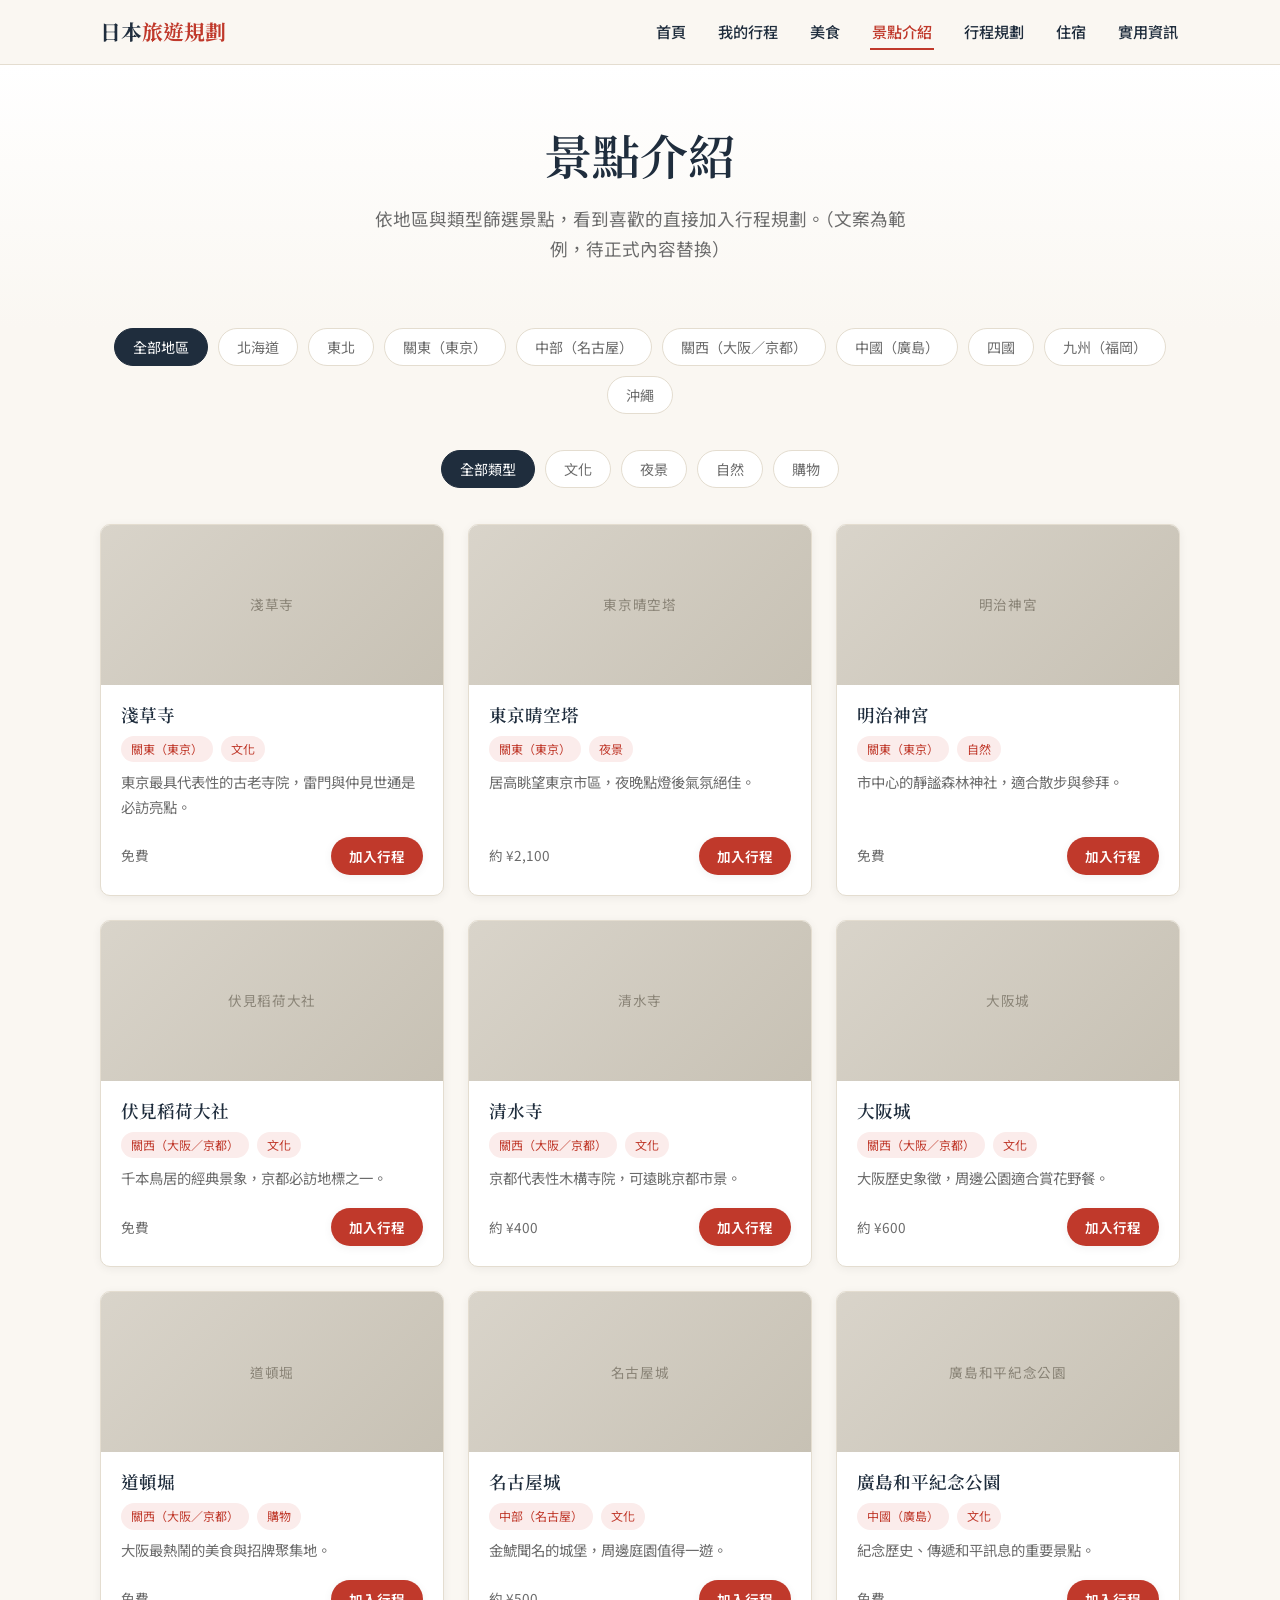
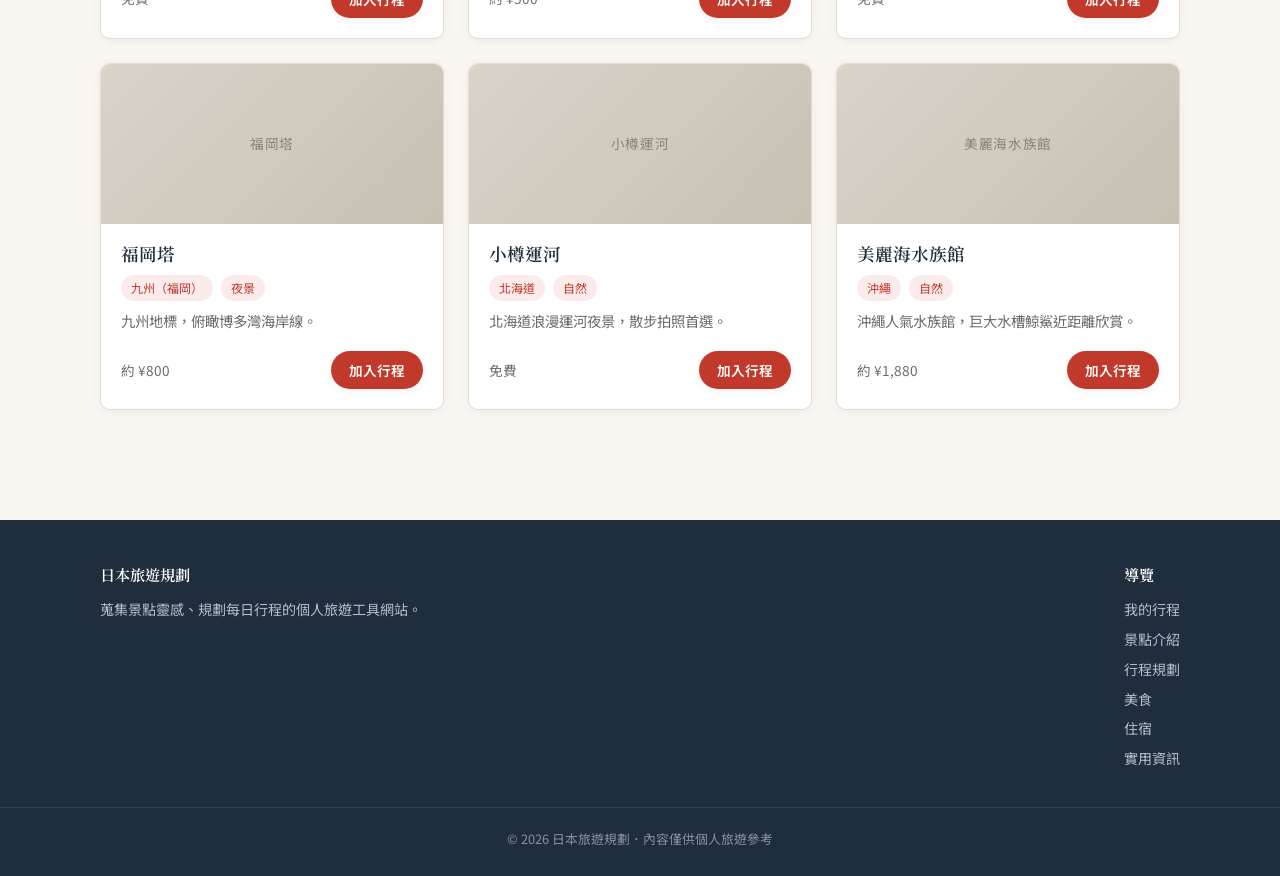
<file: attractions.html>
<!DOCTYPE html>
<html lang="zh-Hant">
<head>
<meta charset="UTF-8" />
<meta name="viewport" content="width=device-width, initial-scale=1.0" />
<title>景點介紹｜日本旅遊規劃</title>
<meta name="description" content="依地區與類型瀏覽日本熱門景點，一鍵加入行程規劃。" />
<link rel="preconnect" href="https://fonts.googleapis.com" />
<link href="https://fonts.googleapis.com/css2?family=Noto+Sans+TC:wght@400;500;700&family=Noto+Serif+TC:wght@600;700&display=swap" rel="stylesheet" />
<link rel="icon" href="images/favicon.svg" type="image/svg+xml" />
<link rel="stylesheet" href="css/style.css?v=20261120-35" />
</head>
<body data-page="attractions">

<header class="site-header">
  <div class="container">
    <a href="index.html" class="logo"><span>日本</span>旅遊規劃</a>
    <nav>
      <ul class="nav-links">
        <li><a href="index.html" data-page="home">首頁</a></li>
        <li><a href="my-trip.html" data-page="my-trip">我的行程</a></li>
        <li><a href="food.html" data-page="food">美食</a></li>
        <li><a href="attractions.html" data-page="attractions">景點介紹</a></li>
        <li><a href="planner.html" data-page="planner">行程規劃</a></li>
        <li><a href="lodging.html" data-page="lodging">住宿</a></li>
        <li><a href="info.html" data-page="info">實用資訊</a></li>
      </ul>
    </nav>
    <button class="nav-toggle" aria-label="開啟選單">
      <span></span><span></span><span></span>
    </button>
  </div>
</header>

<section class="hero" style="padding:56px 0 36px">
  <div class="container">
    <h1>景點介紹</h1>
    <p>依地區與類型篩選景點，看到喜歡的直接加入行程規劃。（文案為範例，待正式內容替換）</p>
  </div>
</section>

<section class="section" style="padding-top:0">
  <div class="container">
    <div class="filter-bar" id="region-filter">
      <button class="filter-chip active" data-region="all">全部地區</button>
    </div>
    <div class="filter-bar" id="category-filter">
      <button class="filter-chip active" data-category="all">全部類型</button>
    </div>
    <div class="card-grid" id="attraction-grid"></div>
    <p class="empty-state" id="empty-state" style="display:none">找不到符合條件的景點，試試其他篩選條件。</p>
  </div>
</section>

<footer class="site-footer">
  <div class="container">
    <div class="footer-col">
      <h4><span style="color:#fff">日本</span>旅遊規劃</h4>
      <p>蒐集景點靈感、規劃每日行程的個人旅遊工具網站。</p>
    </div>
    <div class="footer-col">
      <h4>導覽</h4>
      <a href="my-trip.html">我的行程</a>
      <a href="attractions.html">景點介紹</a>
      <a href="planner.html">行程規劃</a>
      <a href="food.html">美食</a>
      <a href="lodging.html">住宿</a>
      <a href="info.html">實用資訊</a>
    </div>
  </div>
  <div class="footer-bottom">
    © <span id="footer-year"></span> 日本旅遊規劃．內容僅供個人旅遊參考
  </div>
</footer>

<script src="js/data.js?v=20261120-35"></script>
<script src="js/main.js?v=20261120-35"></script>
<script>
  const grid = document.querySelector("#attraction-grid");
  const emptyState = document.querySelector("#empty-state");
  const regionFilterBar = document.querySelector("#region-filter");
  const categoryFilterBar = document.querySelector("#category-filter");

  let activeRegion = "all";
  let activeCategory = "all";

  Object.entries(REGIONS).forEach(([key, r]) => {
    const btn = document.createElement("button");
    btn.className = "filter-chip";
    btn.dataset.region = key;
    btn.textContent = r.name;
    regionFilterBar.appendChild(btn);
  });

  const categories = [...new Set(ATTRACTIONS.map((a) => a.category))];
  categories.forEach((c) => {
    const btn = document.createElement("button");
    btn.className = "filter-chip";
    btn.dataset.category = c;
    btn.textContent = c;
    categoryFilterBar.appendChild(btn);
  });

  function setActiveChip(bar, value, attr) {
    bar.querySelectorAll(".filter-chip").forEach((chip) => {
      chip.classList.toggle("active", chip.dataset[attr] === value);
    });
  }

  regionFilterBar.addEventListener("click", (e) => {
    const btn = e.target.closest(".filter-chip");
    if (!btn) return;
    activeRegion = btn.dataset.region;
    setActiveChip(regionFilterBar, activeRegion, "region");
    render();
  });

  categoryFilterBar.addEventListener("click", (e) => {
    const btn = e.target.closest(".filter-chip");
    if (!btn) return;
    activeCategory = btn.dataset.category;
    setActiveChip(categoryFilterBar, activeCategory, "category");
    render();
  });

  function addToPlanner(id) {
    const pending = JSON.parse(localStorage.getItem("jt_pending") || "[]");
    if (!pending.includes(id)) pending.push(id);
    localStorage.setItem("jt_pending", JSON.stringify(pending));
    showToast("已加入待規劃清單，前往「行程規劃」加入天數吧！");
  }

  function render() {
    const filtered = ATTRACTIONS.filter((a) => {
      const regionOk = activeRegion === "all" || a.region === activeRegion;
      const categoryOk = activeCategory === "all" || a.category === activeCategory;
      return regionOk && categoryOk;
    });

    grid.innerHTML = "";
    emptyState.style.display = filtered.length ? "none" : "block";

    filtered.forEach((item) => {
      const card = document.createElement("div");
      card.className = "card";
      card.innerHTML = `
        <div class="placeholder-img" data-label="${item.name}" style="height:160px"></div>
        <div class="card-body">
          <h3>${item.name}</h3>
          <div class="card-meta"><span class="tag">${REGIONS[item.region].name}</span><span class="tag">${item.category}</span></div>
          <p class="card-desc">${item.desc}</p>
          <div class="card-foot">
            <span class="card-cost">${item.cost ? "約 ¥" + item.cost.toLocaleString() : "免費"}</span>
            <button class="btn btn-primary btn-small" data-add="${item.id}">加入行程</button>
          </div>
        </div>`;
      grid.appendChild(card);
    });
  }

  grid.addEventListener("click", (e) => {
    const btn = e.target.closest("[data-add]");
    if (!btn) return;
    addToPlanner(btn.dataset.add);
  });

  render();
</script>
</body>
</html>
</file>
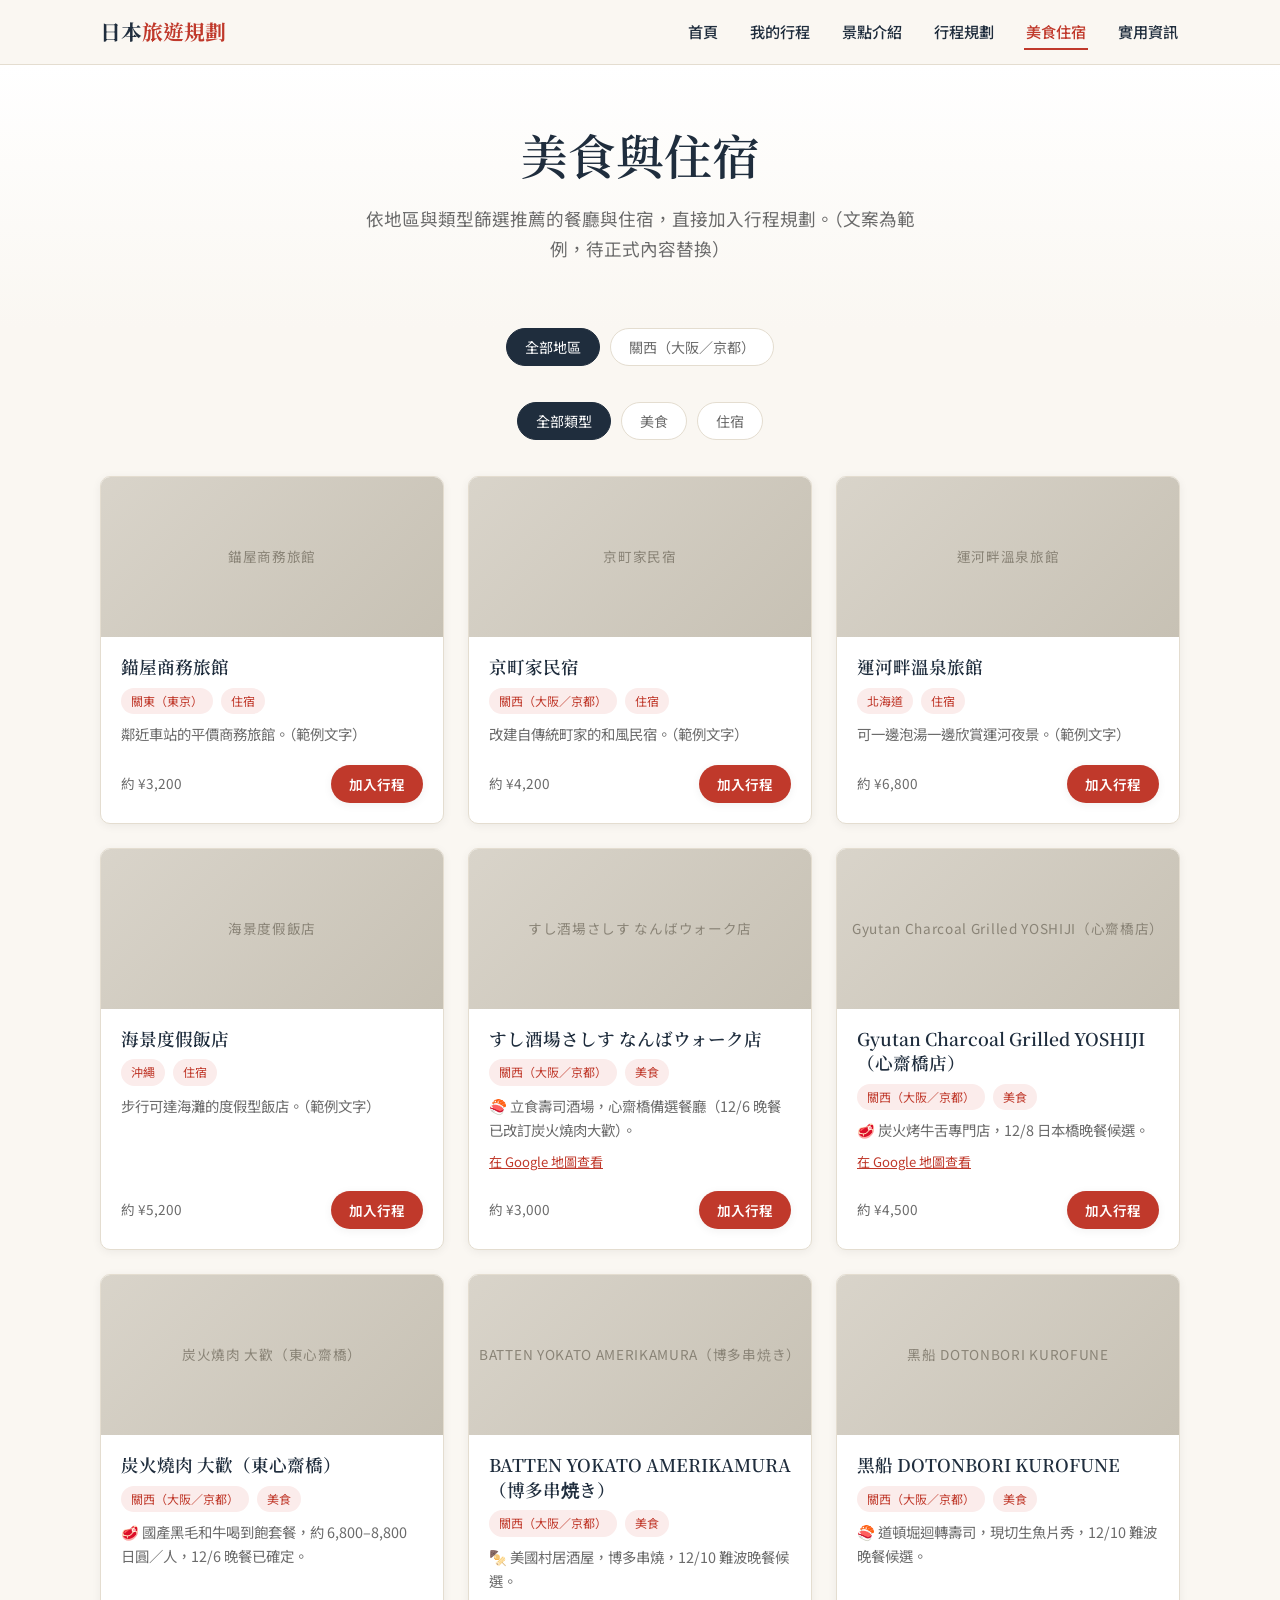
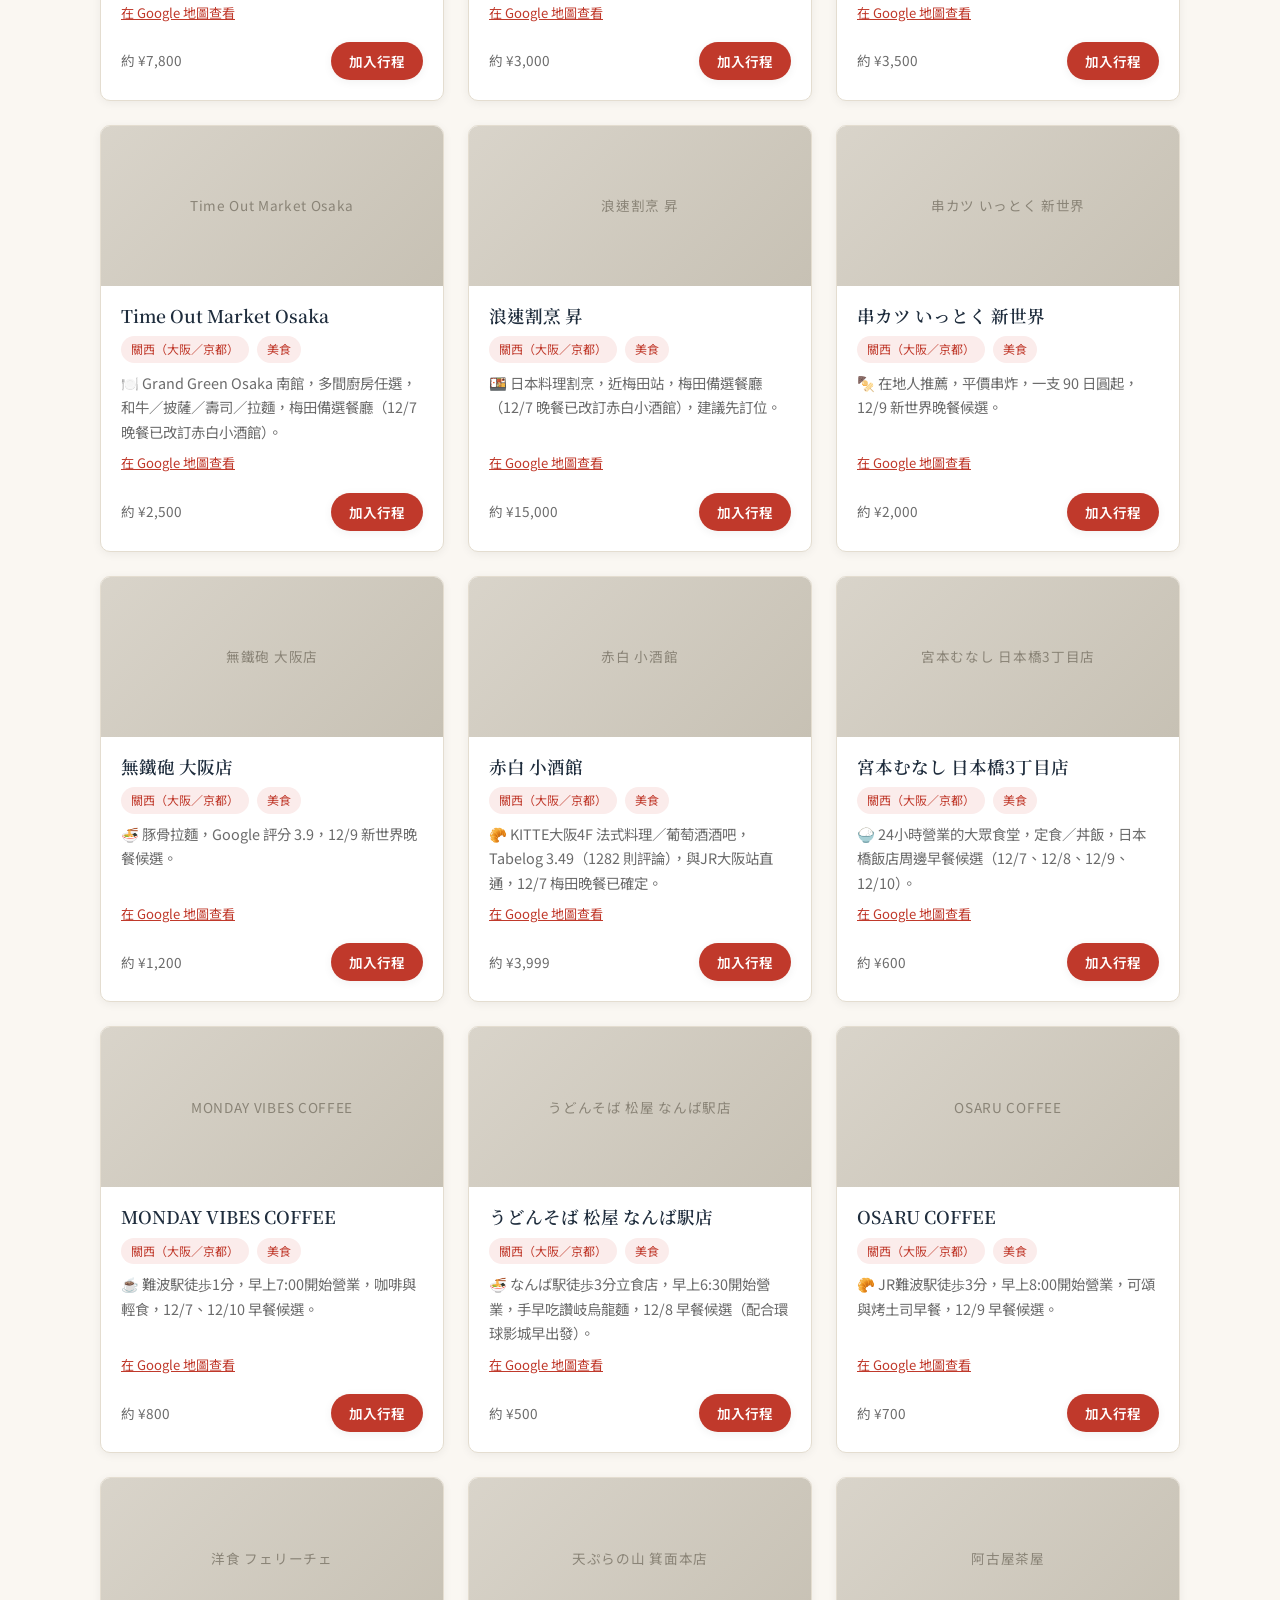
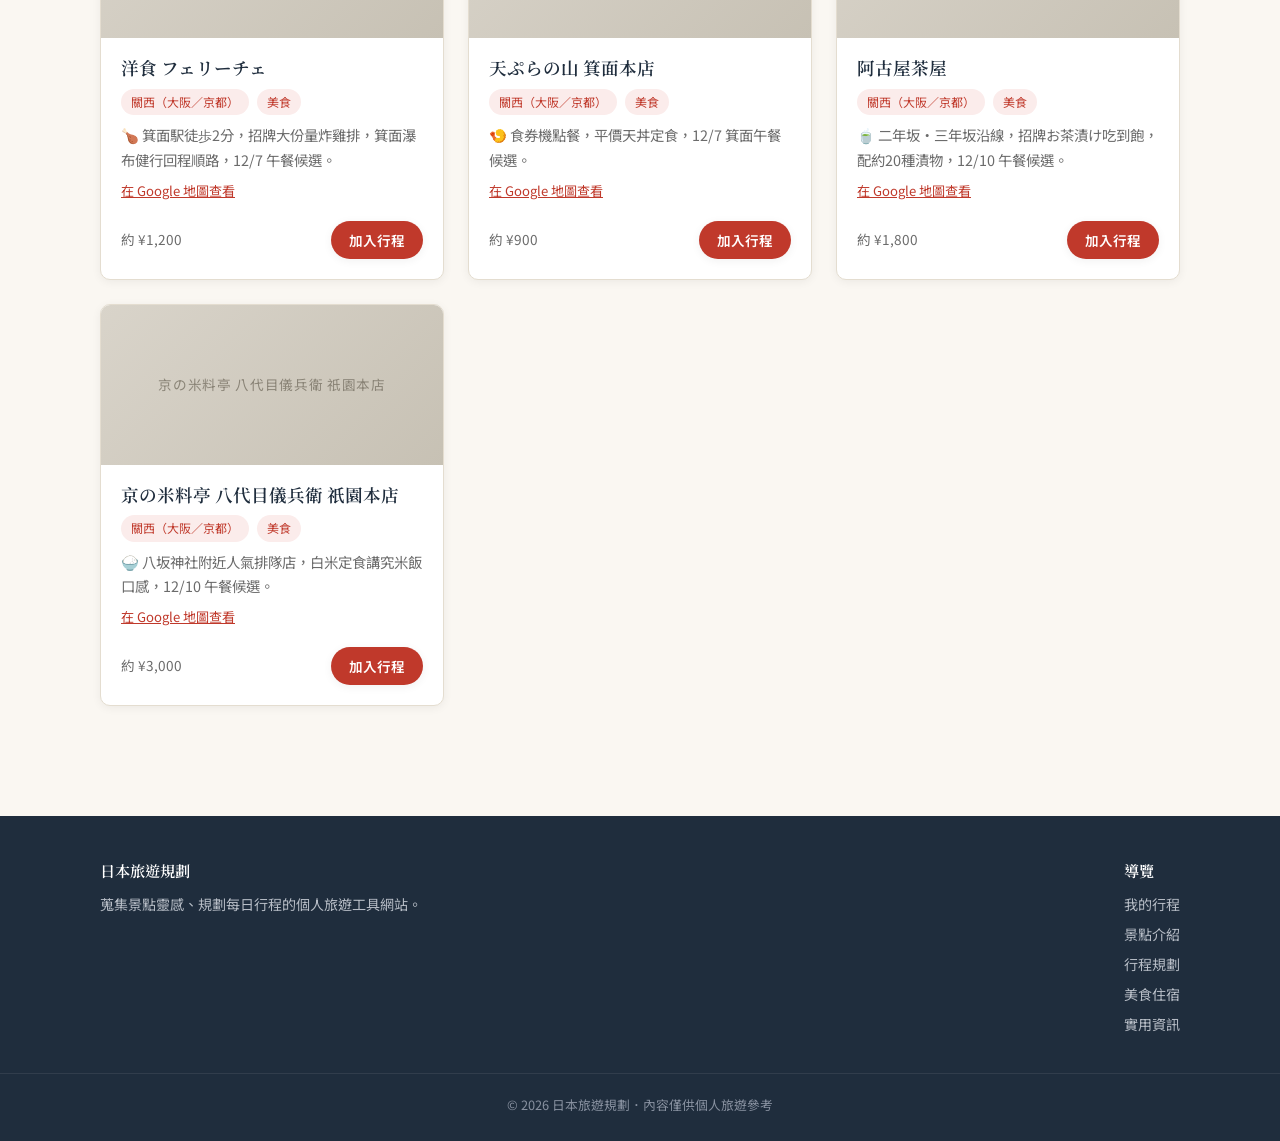
<file: food-lodging.html>
<!DOCTYPE html>
<html lang="zh-Hant">
<head>
<meta charset="UTF-8" />
<meta name="viewport" content="width=device-width, initial-scale=1.0" />
<title>美食與住宿｜日本旅遊規劃</title>
<meta name="description" content="依地區與類型瀏覽推薦美食與住宿，一鍵加入行程規劃。" />
<link rel="preconnect" href="https://fonts.googleapis.com" />
<link href="https://fonts.googleapis.com/css2?family=Noto+Sans+TC:wght@400;500;700&family=Noto+Serif+TC:wght@600;700&display=swap" rel="stylesheet" />
<link rel="icon" href="images/favicon.svg" type="image/svg+xml" />
<link rel="stylesheet" href="css/style.css?v=20261119-20" />
</head>
<body data-page="food-lodging">

<header class="site-header">
  <div class="container">
    <a href="index.html" class="logo"><span>日本</span>旅遊規劃</a>
    <nav>
      <ul class="nav-links">
        <li><a href="index.html" data-page="home">首頁</a></li>
        <li><a href="my-trip.html" data-page="my-trip">我的行程</a></li>
        <li><a href="attractions.html" data-page="attractions">景點介紹</a></li>
        <li><a href="planner.html" data-page="planner">行程規劃</a></li>
        <li><a href="food-lodging.html" data-page="food-lodging">美食住宿</a></li>
        <li><a href="info.html" data-page="info">實用資訊</a></li>
      </ul>
    </nav>
    <button class="nav-toggle" aria-label="開啟選單">
      <span></span><span></span><span></span>
    </button>
  </div>
</header>

<section class="hero" style="padding:56px 0 36px">
  <div class="container">
    <h1>美食與住宿</h1>
    <p>依地區與類型篩選推薦的餐廳與住宿，直接加入行程規劃。（文案為範例，待正式內容替換）</p>
  </div>
</section>

<section class="section" style="padding-top:0">
  <div class="container">
    <div class="filter-bar" id="region-filter">
      <button class="filter-chip active" data-region="all">全部地區</button>
    </div>
    <div class="filter-bar" id="type-filter">
      <button class="filter-chip active" data-type="all">全部類型</button>
      <button class="filter-chip" data-type="美食">美食</button>
      <button class="filter-chip" data-type="住宿">住宿</button>
    </div>
    <div class="card-grid" id="fl-grid"></div>
    <p class="empty-state" id="empty-state" style="display:none">找不到符合條件的項目，試試其他篩選條件。</p>
  </div>
</section>

<footer class="site-footer">
  <div class="container">
    <div class="footer-col">
      <h4><span style="color:#fff">日本</span>旅遊規劃</h4>
      <p>蒐集景點靈感、規劃每日行程的個人旅遊工具網站。</p>
    </div>
    <div class="footer-col">
      <h4>導覽</h4>
      <a href="my-trip.html">我的行程</a>
      <a href="attractions.html">景點介紹</a>
      <a href="planner.html">行程規劃</a>
      <a href="food-lodging.html">美食住宿</a>
      <a href="info.html">實用資訊</a>
    </div>
  </div>
  <div class="footer-bottom">
    © <span id="footer-year"></span> 日本旅遊規劃．內容僅供個人旅遊參考
  </div>
</footer>

<script src="js/data.js?v=20261119-20"></script>
<script src="js/main.js?v=20261119-20"></script>
<script>
  const grid = document.querySelector("#fl-grid");
  const emptyState = document.querySelector("#empty-state");
  const regionFilterBar = document.querySelector("#region-filter");
  const typeFilterBar = document.querySelector("#type-filter");

  let activeRegion = "all";
  let activeType = "all";

  Object.entries(REGIONS)
    .filter(([key]) => key === "kansai")
    .forEach(([key, r]) => {
      const btn = document.createElement("button");
      btn.className = "filter-chip";
      btn.dataset.region = key;
      btn.textContent = r.name;
      regionFilterBar.appendChild(btn);
    });

  function setActiveChip(bar, value, attr) {
    bar.querySelectorAll(".filter-chip").forEach((chip) => {
      chip.classList.toggle("active", chip.dataset[attr] === value);
    });
  }

  regionFilterBar.addEventListener("click", (e) => {
    const btn = e.target.closest(".filter-chip");
    if (!btn) return;
    activeRegion = btn.dataset.region;
    setActiveChip(regionFilterBar, activeRegion, "region");
    render();
  });

  typeFilterBar.addEventListener("click", (e) => {
    const btn = e.target.closest(".filter-chip");
    if (!btn) return;
    activeType = btn.dataset.type;
    setActiveChip(typeFilterBar, activeType, "type");
    render();
  });

  function addToPlanner(id) {
    const pending = JSON.parse(localStorage.getItem("jt_pending") || "[]");
    if (!pending.includes(id)) pending.push(id);
    localStorage.setItem("jt_pending", JSON.stringify(pending));
    showToast("已加入待規劃清單，前往「行程規劃」加入天數吧！");
  }

  function render() {
    const filtered = FOOD_LODGING.filter((f) => {
      const regionOk = activeRegion === "all" || f.region === activeRegion;
      const typeOk = activeType === "all" || f.type === activeType;
      return regionOk && typeOk;
    });

    grid.innerHTML = "";
    emptyState.style.display = filtered.length ? "none" : "block";

    filtered.forEach((item) => {
      const card = document.createElement("div");
      card.className = "card";
      card.innerHTML = `
        <div class="placeholder-img" data-label="${item.name}" style="height:160px"></div>
        <div class="card-body">
          <h3>${item.name}</h3>
          <div class="card-meta"><span class="tag">${REGIONS[item.region].name}</span><span class="tag">${item.type}</span></div>
          <p class="card-desc">${item.desc}</p>
          ${item.map ? `<a class="card-link" href="${item.map}" target="_blank" rel="noopener">在 Google 地圖查看</a>` : ""}
          <div class="card-foot">
            <span class="card-cost">約 ¥${item.cost.toLocaleString()}</span>
            <button class="btn btn-primary btn-small" data-add="${item.id}">加入行程</button>
          </div>
        </div>`;
      grid.appendChild(card);
    });
  }

  grid.addEventListener("click", (e) => {
    const btn = e.target.closest("[data-add]");
    if (!btn) return;
    addToPlanner(btn.dataset.add);
  });

  render();
</script>
</body>
</html>
</file>
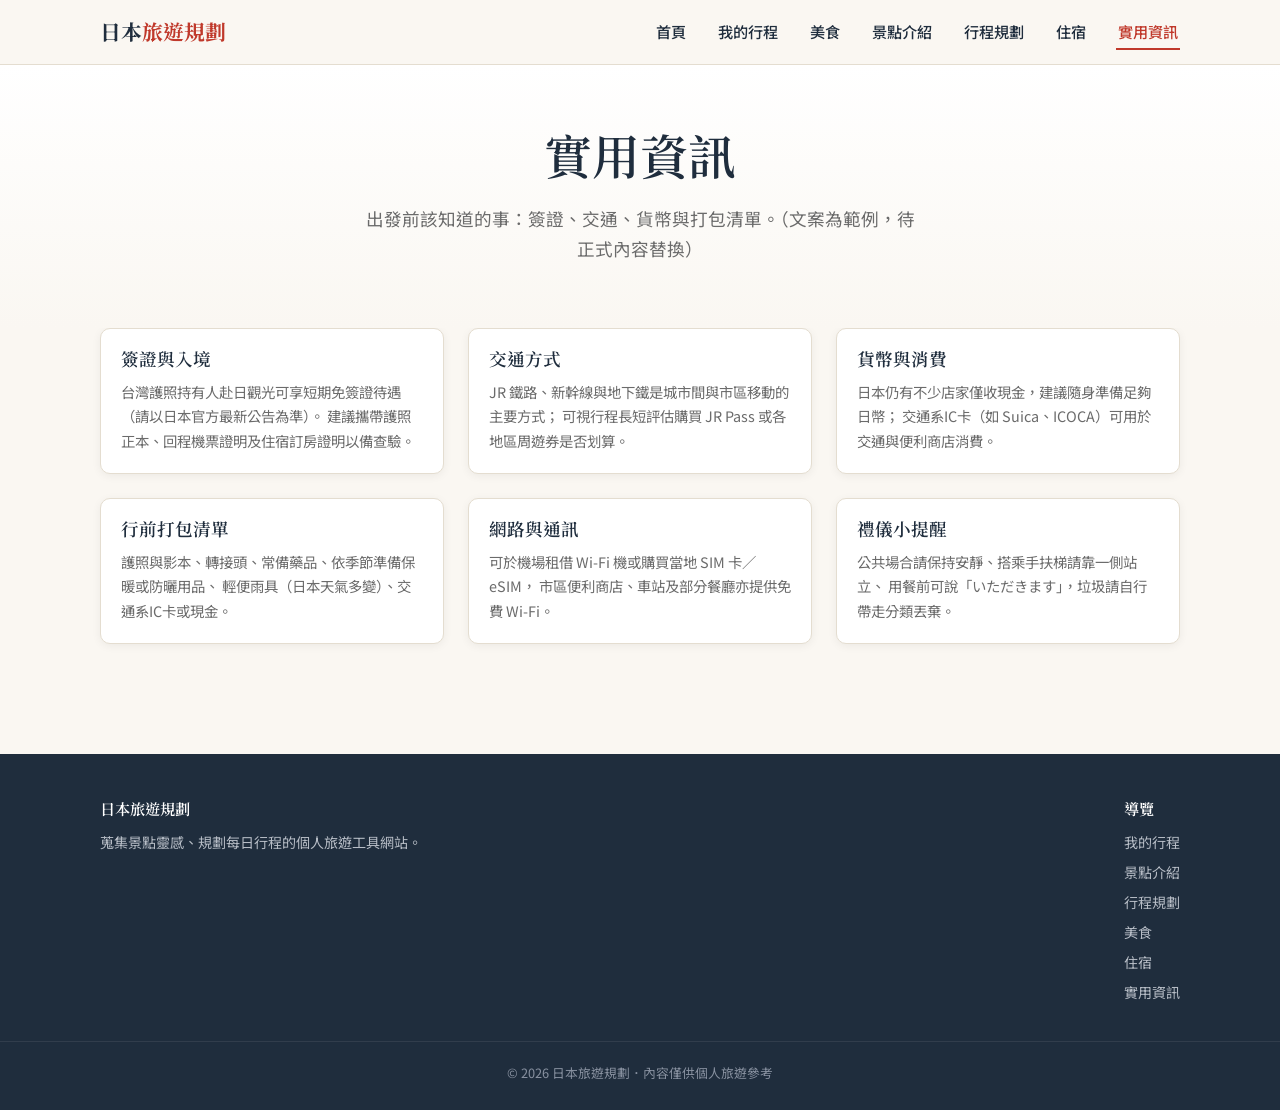
<file: info.html>
<!DOCTYPE html>
<html lang="zh-Hant">
<head>
<meta charset="UTF-8" />
<meta name="viewport" content="width=device-width, initial-scale=1.0" />
<title>實用資訊｜日本旅遊規劃</title>
<meta name="description" content="簽證、交通、貨幣與打包清單等日本旅遊實用資訊。" />
<link rel="preconnect" href="https://fonts.googleapis.com" />
<link href="https://fonts.googleapis.com/css2?family=Noto+Sans+TC:wght@400;500;700&family=Noto+Serif+TC:wght@600;700&display=swap" rel="stylesheet" />
<link rel="icon" href="images/favicon.svg" type="image/svg+xml" />
<link rel="stylesheet" href="css/style.css?v=20261120-35" />
</head>
<body data-page="info">

<header class="site-header">
  <div class="container">
    <a href="index.html" class="logo"><span>日本</span>旅遊規劃</a>
    <nav>
      <ul class="nav-links">
        <li><a href="index.html" data-page="home">首頁</a></li>
        <li><a href="my-trip.html" data-page="my-trip">我的行程</a></li>
        <li><a href="food.html" data-page="food">美食</a></li>
        <li><a href="attractions.html" data-page="attractions">景點介紹</a></li>
        <li><a href="planner.html" data-page="planner">行程規劃</a></li>
        <li><a href="lodging.html" data-page="lodging">住宿</a></li>
        <li><a href="info.html" data-page="info">實用資訊</a></li>
      </ul>
    </nav>
    <button class="nav-toggle" aria-label="開啟選單">
      <span></span><span></span><span></span>
    </button>
  </div>
</header>

<section class="hero" style="padding:56px 0 36px">
  <div class="container">
    <h1>實用資訊</h1>
    <p>出發前該知道的事：簽證、交通、貨幣與打包清單。（文案為範例，待正式內容替換）</p>
  </div>
</section>

<section class="section" style="padding-top:0">
  <div class="container">
    <div class="card-grid">

      <div class="card">
        <div class="card-body">
          <h3>簽證與入境</h3>
          <p class="card-desc">
            台灣護照持有人赴日觀光可享短期免簽證待遇（請以日本官方最新公告為準）。
            建議攜帶護照正本、回程機票證明及住宿訂房證明以備查驗。
          </p>
        </div>
      </div>

      <div class="card">
        <div class="card-body">
          <h3>交通方式</h3>
          <p class="card-desc">
            JR 鐵路、新幹線與地下鐵是城市間與市區移動的主要方式；
            可視行程長短評估購買 JR Pass 或各地區周遊券是否划算。
          </p>
        </div>
      </div>

      <div class="card">
        <div class="card-body">
          <h3>貨幣與消費</h3>
          <p class="card-desc">
            日本仍有不少店家僅收現金，建議隨身準備足夠日幣；
            交通系IC卡（如 Suica、ICOCA）可用於交通與便利商店消費。
          </p>
        </div>
      </div>

      <div class="card">
        <div class="card-body">
          <h3>行前打包清單</h3>
          <p class="card-desc">
            護照與影本、轉接頭、常備藥品、依季節準備保暖或防曬用品、
            輕便雨具（日本天氣多變）、交通系IC卡或現金。
          </p>
        </div>
      </div>

      <div class="card">
        <div class="card-body">
          <h3>網路與通訊</h3>
          <p class="card-desc">
            可於機場租借 Wi-Fi 機或購買當地 SIM 卡／eSIM，
            市區便利商店、車站及部分餐廳亦提供免費 Wi-Fi。
          </p>
        </div>
      </div>

      <div class="card">
        <div class="card-body">
          <h3>禮儀小提醒</h3>
          <p class="card-desc">
            公共場合請保持安靜、搭乘手扶梯請靠一側站立、
            用餐前可說「いただきます」，垃圾請自行帶走分類丟棄。
          </p>
        </div>
      </div>

    </div>
  </div>
</section>

<footer class="site-footer">
  <div class="container">
    <div class="footer-col">
      <h4><span style="color:#fff">日本</span>旅遊規劃</h4>
      <p>蒐集景點靈感、規劃每日行程的個人旅遊工具網站。</p>
    </div>
    <div class="footer-col">
      <h4>導覽</h4>
      <a href="my-trip.html">我的行程</a>
      <a href="attractions.html">景點介紹</a>
      <a href="planner.html">行程規劃</a>
      <a href="food.html">美食</a>
      <a href="lodging.html">住宿</a>
      <a href="info.html">實用資訊</a>
    </div>
  </div>
  <div class="footer-bottom">
    © <span id="footer-year"></span> 日本旅遊規劃．內容僅供個人旅遊參考
  </div>
</footer>

<script src="js/main.js?v=20261120-35"></script>
</body>
</html>
</file>
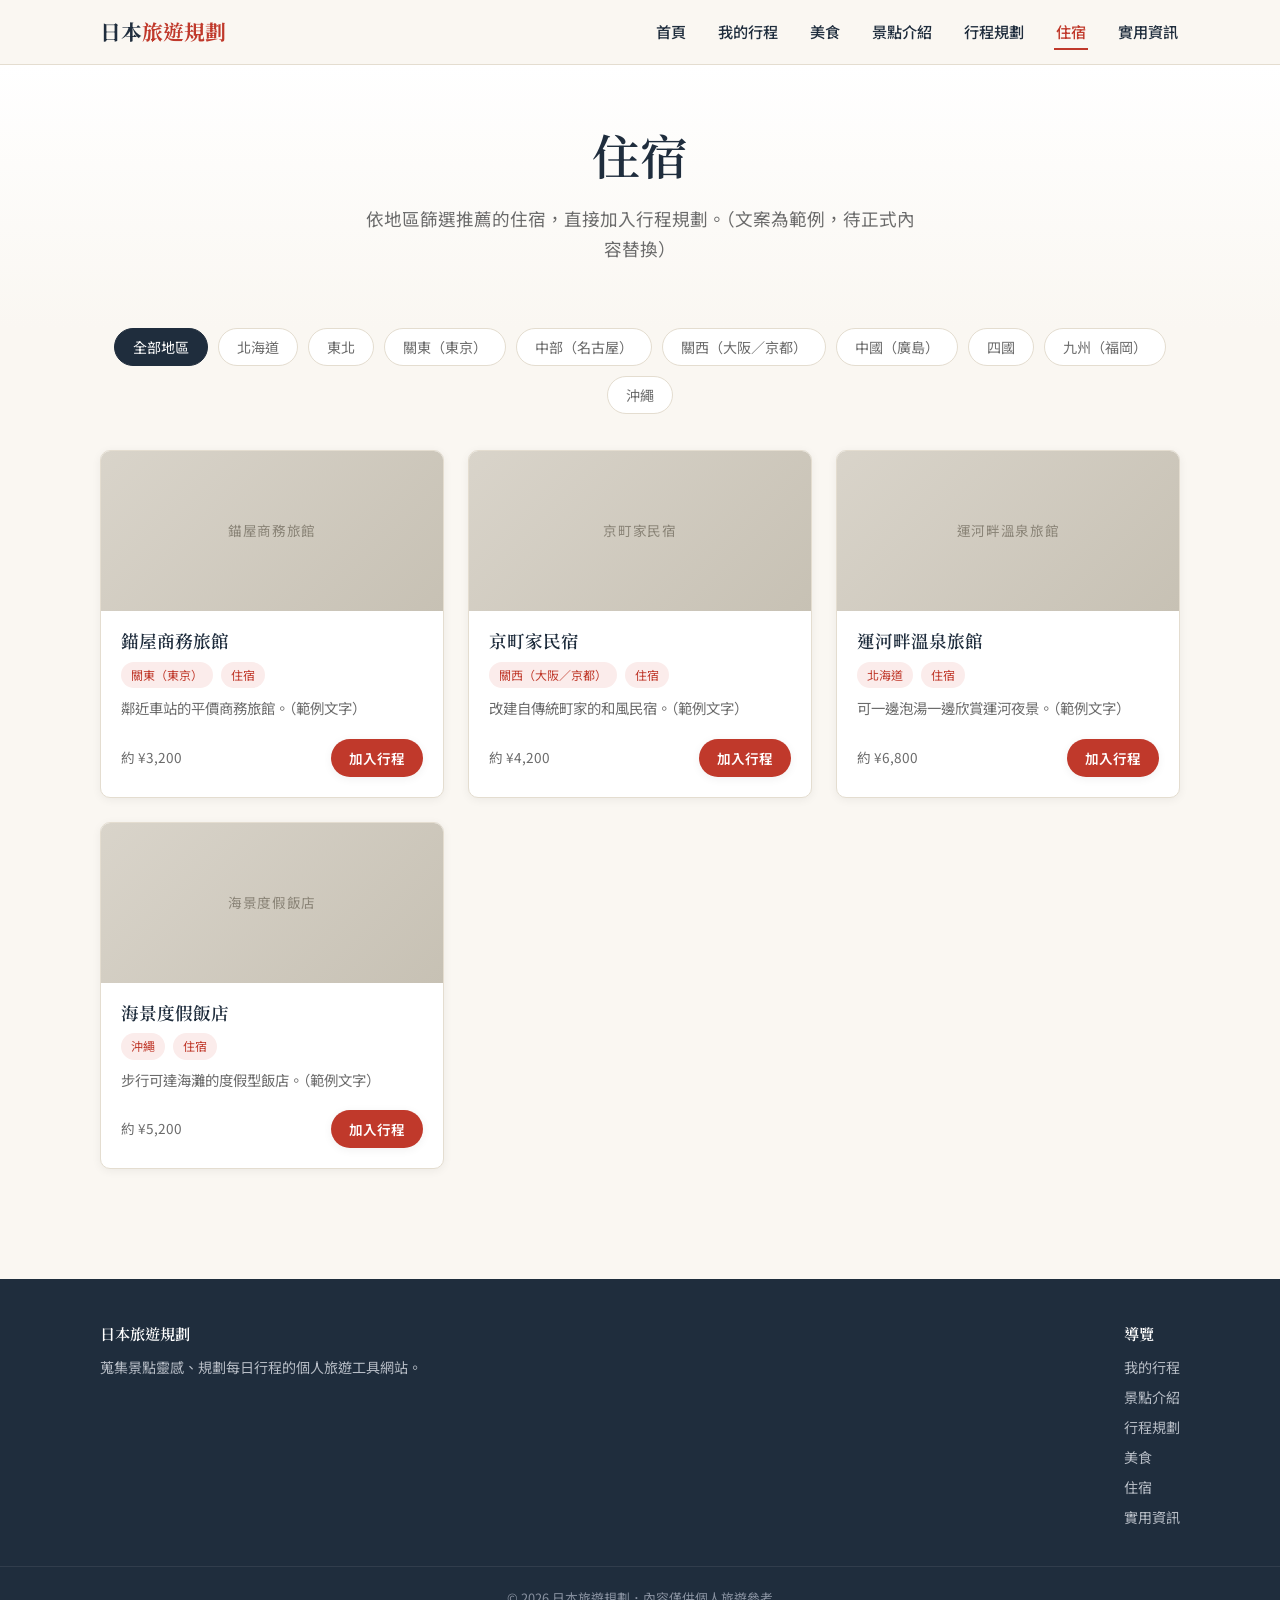
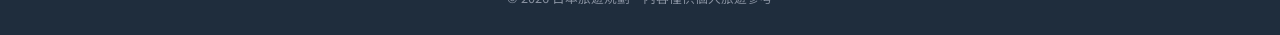
<file: lodging.html>
<!DOCTYPE html>
<html lang="zh-Hant">
<head>
<meta charset="UTF-8" />
<meta name="viewport" content="width=device-width, initial-scale=1.0" />
<title>住宿｜日本旅遊規劃</title>
<meta name="description" content="依地區瀏覽推薦住宿，直接加入行程規劃。" />
<link rel="preconnect" href="https://fonts.googleapis.com" />
<link href="https://fonts.googleapis.com/css2?family=Noto+Sans+TC:wght@400;500;700&family=Noto+Serif+TC:wght@600;700&display=swap" rel="stylesheet" />
<link rel="icon" href="images/favicon.svg" type="image/svg+xml" />
<link rel="stylesheet" href="css/style.css?v=20261120-35" />
</head>
<body data-page="lodging">

<header class="site-header">
  <div class="container">
    <a href="index.html" class="logo"><span>日本</span>旅遊規劃</a>
    <nav>
      <ul class="nav-links">
        <li><a href="index.html" data-page="home">首頁</a></li>
        <li><a href="my-trip.html" data-page="my-trip">我的行程</a></li>
        <li><a href="food.html" data-page="food">美食</a></li>
        <li><a href="attractions.html" data-page="attractions">景點介紹</a></li>
        <li><a href="planner.html" data-page="planner">行程規劃</a></li>
        <li><a href="lodging.html" data-page="lodging">住宿</a></li>
        <li><a href="info.html" data-page="info">實用資訊</a></li>
      </ul>
    </nav>
    <button class="nav-toggle" aria-label="開啟選單">
      <span></span><span></span><span></span>
    </button>
  </div>
</header>

<section class="hero" style="padding:56px 0 36px">
  <div class="container">
    <h1>住宿</h1>
    <p>依地區篩選推薦的住宿，直接加入行程規劃。（文案為範例，待正式內容替換）</p>
  </div>
</section>

<section class="section" style="padding-top:0">
  <div class="container">
    <div class="filter-bar" id="region-filter">
      <button class="filter-chip active" data-region="all">全部地區</button>
    </div>
    <div class="card-grid" id="fl-grid"></div>
    <p class="empty-state" id="empty-state" style="display:none">找不到符合條件的項目，試試其他篩選條件。</p>
  </div>
</section>

<footer class="site-footer">
  <div class="container">
    <div class="footer-col">
      <h4><span style="color:#fff">日本</span>旅遊規劃</h4>
      <p>蒐集景點靈感、規劃每日行程的個人旅遊工具網站。</p>
    </div>
    <div class="footer-col">
      <h4>導覽</h4>
      <a href="my-trip.html">我的行程</a>
      <a href="attractions.html">景點介紹</a>
      <a href="planner.html">行程規劃</a>
      <a href="food.html">美食</a>
      <a href="lodging.html">住宿</a>
      <a href="info.html">實用資訊</a>
    </div>
  </div>
  <div class="footer-bottom">
    © <span id="footer-year"></span> 日本旅遊規劃．內容僅供個人旅遊參考
  </div>
</footer>

<script src="js/data.js?v=20261120-35"></script>
<script src="js/main.js?v=20261120-35"></script>
<script>
  const grid = document.querySelector("#fl-grid");
  const emptyState = document.querySelector("#empty-state");
  const regionFilterBar = document.querySelector("#region-filter");

  let activeRegion = "all";

  Object.entries(REGIONS).forEach(([key, r]) => {
    const btn = document.createElement("button");
    btn.className = "filter-chip";
    btn.dataset.region = key;
    btn.textContent = r.name;
    regionFilterBar.appendChild(btn);
  });

  function setActiveChip(bar, value, attr) {
    bar.querySelectorAll(".filter-chip").forEach((chip) => {
      chip.classList.toggle("active", chip.dataset[attr] === value);
    });
  }

  regionFilterBar.addEventListener("click", (e) => {
    const btn = e.target.closest(".filter-chip");
    if (!btn) return;
    activeRegion = btn.dataset.region;
    setActiveChip(regionFilterBar, activeRegion, "region");
    render();
  });

  function addToPlanner(id) {
    const pending = JSON.parse(localStorage.getItem("jt_pending") || "[]");
    if (!pending.includes(id)) pending.push(id);
    localStorage.setItem("jt_pending", JSON.stringify(pending));
    showToast("已加入待規劃清單，前往「行程規劃」加入天數吧！");
  }

  function render() {
    const filtered = FOOD_LODGING.filter((f) => {
      const regionOk = activeRegion === "all" || f.region === activeRegion;
      return regionOk && f.type === "住宿";
    });

    grid.innerHTML = "";
    emptyState.style.display = filtered.length ? "none" : "block";

    filtered.forEach((item) => {
      const card = document.createElement("div");
      card.className = "card";
      card.innerHTML = `
        <div class="placeholder-img" data-label="${item.name}" style="height:160px"></div>
        <div class="card-body">
          <h3>${item.name}</h3>
          <div class="card-meta"><span class="tag">${REGIONS[item.region].name}</span><span class="tag">${item.type}</span></div>
          <p class="card-desc">${item.desc}</p>
          ${item.map ? `<a class="card-link" href="${item.map}" target="_blank" rel="noopener">在 Google 地圖查看</a>` : ""}
          <div class="card-foot">
            <span class="card-cost">約 ¥${item.cost.toLocaleString()}</span>
            <button class="btn btn-primary btn-small" data-add="${item.id}">加入行程</button>
          </div>
        </div>`;
      grid.appendChild(card);
    });
  }

  grid.addEventListener("click", (e) => {
    const btn = e.target.closest("[data-add]");
    if (!btn) return;
    addToPlanner(btn.dataset.add);
  });

  render();
</script>
</body>
</html>
</file>
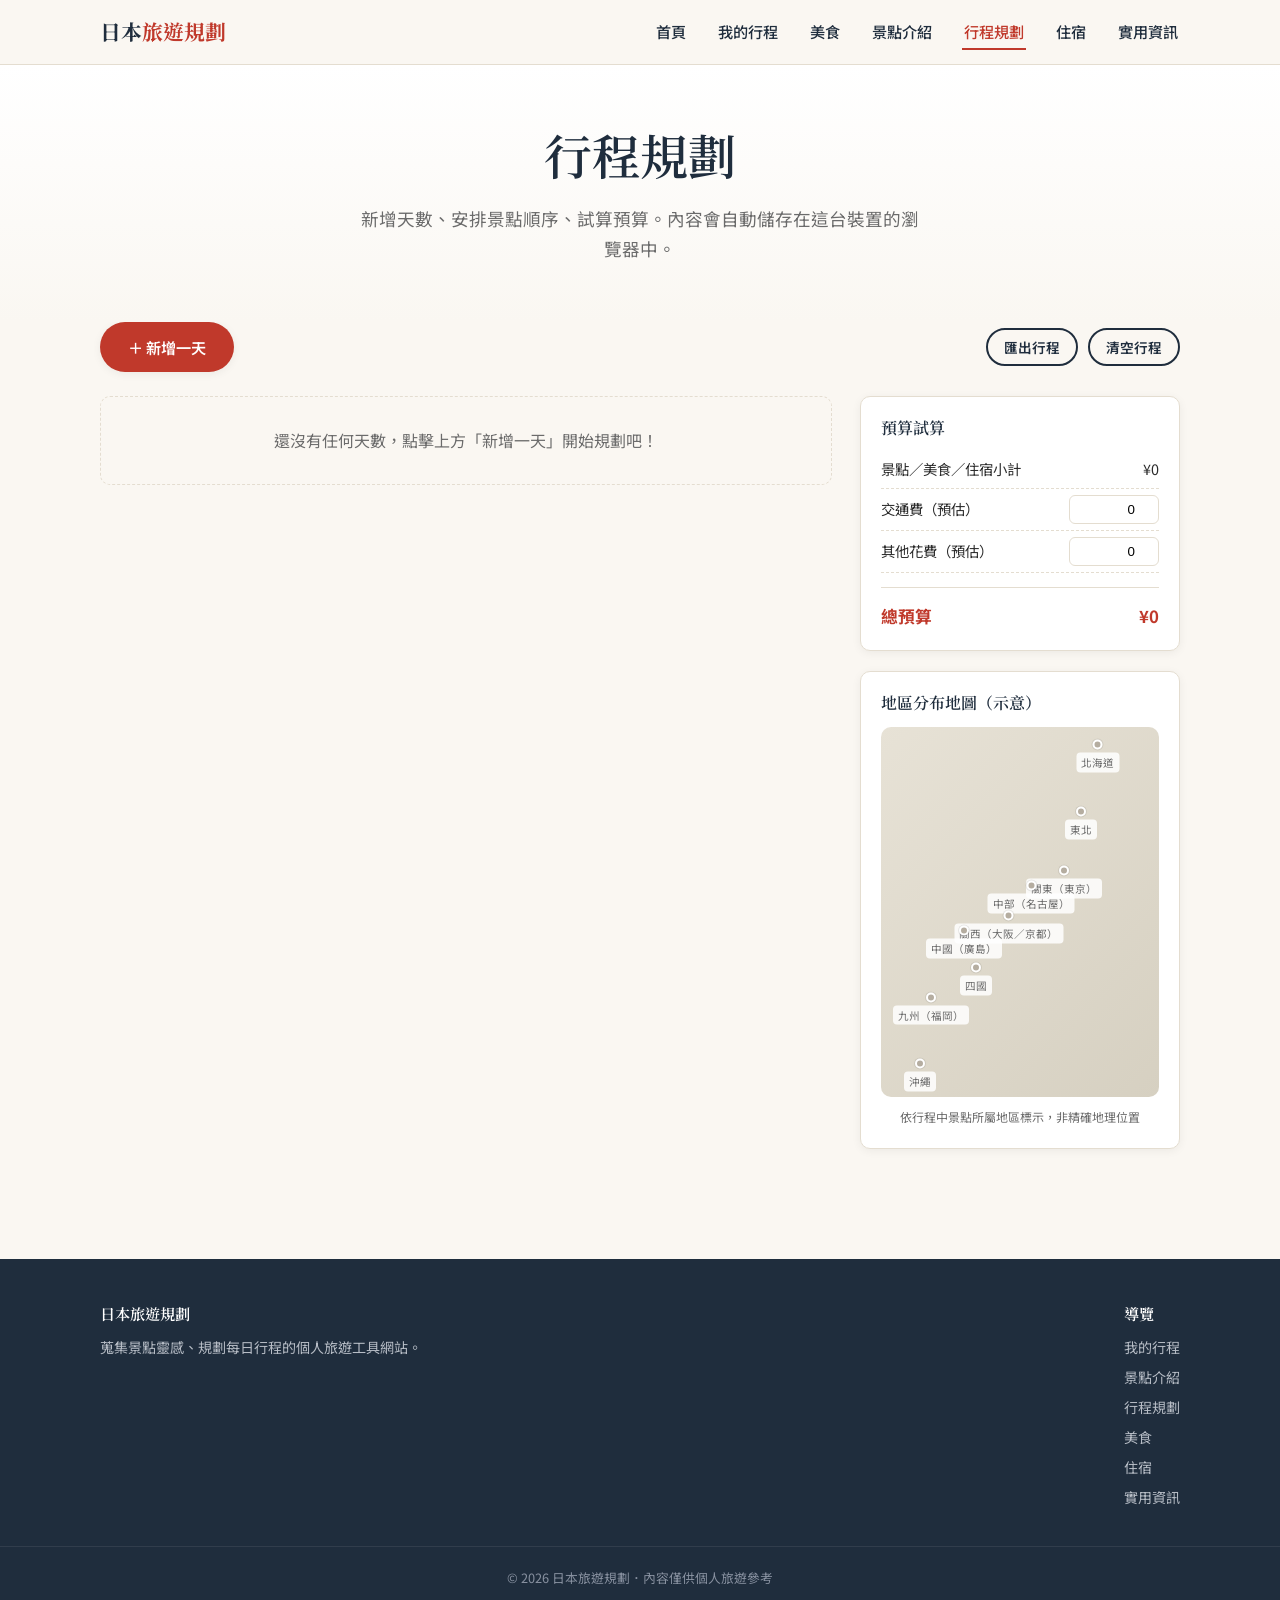
<file: planner.html>
<!DOCTYPE html>
<html lang="zh-Hant">
<head>
<meta charset="UTF-8" />
<meta name="viewport" content="width=device-width, initial-scale=1.0" />
<title>行程規劃｜日本旅遊規劃</title>
<meta name="description" content="逐日安排景點、試算預算、查看地區分布，完成後儲存或匯出行程。" />
<link rel="preconnect" href="https://fonts.googleapis.com" />
<link href="https://fonts.googleapis.com/css2?family=Noto+Sans+TC:wght@400;500;700&family=Noto+Serif+TC:wght@600;700&display=swap" rel="stylesheet" />
<link rel="icon" href="images/favicon.svg" type="image/svg+xml" />
<link rel="stylesheet" href="css/style.css?v=20261120-35" />
</head>
<body data-page="planner">

<header class="site-header">
  <div class="container">
    <a href="index.html" class="logo"><span>日本</span>旅遊規劃</a>
    <nav>
      <ul class="nav-links">
        <li><a href="index.html" data-page="home">首頁</a></li>
        <li><a href="my-trip.html" data-page="my-trip">我的行程</a></li>
        <li><a href="food.html" data-page="food">美食</a></li>
        <li><a href="attractions.html" data-page="attractions">景點介紹</a></li>
        <li><a href="planner.html" data-page="planner">行程規劃</a></li>
        <li><a href="lodging.html" data-page="lodging">住宿</a></li>
        <li><a href="info.html" data-page="info">實用資訊</a></li>
      </ul>
    </nav>
    <button class="nav-toggle" aria-label="開啟選單">
      <span></span><span></span><span></span>
    </button>
  </div>
</header>

<section class="hero" style="padding:56px 0 30px">
  <div class="container">
    <h1>行程規劃</h1>
    <p>新增天數、安排景點順序、試算預算。內容會自動儲存在這台裝置的瀏覽器中。</p>
  </div>
</section>

<section class="section" style="padding-top:0">
  <div class="container">

    <div class="planner-toolbar">
      <button class="btn btn-primary" id="add-day-btn">＋ 新增一天</button>
      <div style="display:flex; gap:10px">
        <button class="btn btn-outline btn-small" id="export-btn">匯出行程</button>
        <button class="btn btn-outline btn-small" id="reset-btn">清空行程</button>
      </div>
    </div>

    <div class="planner-layout">
      <div>
        <div class="panel" id="pending-panel" style="display:none; margin-bottom:20px">
          <h3>待加入景點</h3>
          <div class="pending-list" id="pending-list"></div>
        </div>

        <div id="days-container"></div>
        <p class="empty-state" id="days-empty" style="display:none">還沒有任何天數，點擊上方「新增一天」開始規劃吧！</p>
      </div>

      <aside class="planner-side">
        <div class="panel">
          <h3>預算試算</h3>
          <div class="budget-row">
            <span>景點／美食／住宿小計</span>
            <span id="budget-items">¥0</span>
          </div>
          <div class="budget-row">
            <span>交通費（預估）</span>
            <input type="number" id="budget-transport" min="0" step="100" value="0" />
          </div>
          <div class="budget-row">
            <span>其他花費（預估）</span>
            <input type="number" id="budget-other" min="0" step="100" value="0" />
          </div>
          <div class="budget-total">
            <span>總預算</span>
            <span id="budget-total">¥0</span>
          </div>
        </div>

        <div class="panel">
          <h3>地區分布地圖（示意）</h3>
          <div class="map-box" id="map-box"></div>
          <p class="map-note">依行程中景點所屬地區標示，非精確地理位置</p>
        </div>
      </aside>
    </div>

  </div>
</section>

<footer class="site-footer">
  <div class="container">
    <div class="footer-col">
      <h4><span style="color:#fff">日本</span>旅遊規劃</h4>
      <p>蒐集景點靈感、規劃每日行程的個人旅遊工具網站。</p>
    </div>
    <div class="footer-col">
      <h4>導覽</h4>
      <a href="my-trip.html">我的行程</a>
      <a href="attractions.html">景點介紹</a>
      <a href="planner.html">行程規劃</a>
      <a href="food.html">美食</a>
      <a href="lodging.html">住宿</a>
      <a href="info.html">實用資訊</a>
    </div>
  </div>
  <div class="footer-bottom">
    © <span id="footer-year"></span> 日本旅遊規劃．內容僅供個人旅遊參考
  </div>
</footer>

<script src="js/data.js?v=20261120-35"></script>
<script src="js/main.js?v=20261120-35"></script>
<script src="js/planner.js?v=20261120-35"></script>
</body>
</html>
</file>
<file: css/style.css>
/* ===== 變數 ===== */
:root {
  --color-primary: #c0392b;      /* 鳥居紅 */
  --color-primary-dark: #a52f22;
  --color-navy: #1f2d3d;         /* 深藍 */
  --color-gold: #c99a3f;         /* 金 */
  --color-bg: #faf7f2;           /* 米白底 */
  --color-surface: #ffffff;
  --color-text: #2b2b2b;
  --color-text-light: #6b6b6b;
  --color-border: #e4ddd0;
  --radius: 10px;
  --shadow: 0 2px 10px rgba(0, 0, 0, 0.06);
  --shadow-hover: 0 6px 18px rgba(0, 0, 0, 0.1);
  --max-width: 1120px;
  --header-height: 64px;
}

/* ===== Reset ===== */
* {
  margin: 0;
  padding: 0;
  box-sizing: border-box;
}

html {
  scroll-behavior: smooth;
}

body {
  font-family: "Noto Sans TC", -apple-system, "Microsoft JhengHei", sans-serif;
  background: var(--color-bg);
  color: var(--color-text);
  line-height: 1.7;
  min-height: 100vh;
}

h1, h2, h3, h4 {
  font-family: "Noto Serif TC", "Noto Sans TC", serif;
  font-weight: 600;
  line-height: 1.4;
  color: var(--color-navy);
}

a {
  color: inherit;
  text-decoration: none;
}

img {
  max-width: 100%;
  display: block;
}

button {
  font-family: inherit;
  cursor: pointer;
}

ul {
  list-style: none;
}

.container {
  max-width: var(--max-width);
  margin: 0 auto;
  padding: 0 20px;
}

/* ===== 灰色佔位圖 ===== */
.placeholder-img {
  background: linear-gradient(135deg, #d9d4ca, #c7c1b4);
  display: flex;
  align-items: center;
  justify-content: center;
  color: #8a8477;
  font-size: 0.85rem;
  letter-spacing: 0.05em;
  width: 100%;
  border-radius: var(--radius);
  overflow: hidden;
}

.placeholder-img::before {
  content: attr(data-label);
}

/* ===== Header / Nav ===== */
.site-header {
  position: sticky;
  top: 0;
  z-index: 100;
  background: rgba(250, 247, 242, 0.95);
  backdrop-filter: blur(6px);
  border-bottom: 1px solid var(--color-border);
}

.site-header .container {
  display: flex;
  align-items: center;
  justify-content: space-between;
  height: var(--header-height);
}

.logo {
  font-size: 1.3rem;
  font-weight: 700;
  color: var(--color-primary);
  font-family: "Noto Serif TC", serif;
}

.logo span {
  color: var(--color-navy);
}

.nav-links {
  display: flex;
  gap: 28px;
}

.nav-links a {
  font-size: 0.95rem;
  font-weight: 500;
  color: var(--color-navy);
  padding: 6px 2px;
  border-bottom: 2px solid transparent;
  transition: border-color 0.2s, color 0.2s;
}

.nav-links a:hover,
.nav-links a.active {
  color: var(--color-primary);
  border-color: var(--color-primary);
}

.nav-toggle {
  display: none;
  flex-direction: column;
  gap: 5px;
  background: none;
  border: none;
  padding: 8px;
}

.nav-toggle span {
  width: 24px;
  height: 2px;
  background: var(--color-navy);
  display: block;
}

@media (max-width: 768px) {
  .nav-toggle {
    display: flex;
  }

  .nav-links {
    position: absolute;
    top: var(--header-height);
    left: 0;
    right: 0;
    background: var(--color-surface);
    flex-direction: column;
    gap: 0;
    border-bottom: 1px solid var(--color-border);
    max-height: 0;
    overflow: hidden;
    transition: max-height 0.25s ease;
  }

  .nav-links.open {
    max-height: 400px;
  }

  .nav-links a {
    padding: 14px 20px;
    border-bottom: 1px solid var(--color-border);
    width: 100%;
  }
}

/* ===== Hero ===== */
.hero {
  position: relative;
  padding: 90px 0 70px;
  text-align: center;
  background: linear-gradient(180deg, #fff 0%, var(--color-bg) 100%);
}

.hero h1 {
  font-size: clamp(2rem, 5vw, 3rem);
  margin-bottom: 16px;
}

.hero p {
  color: var(--color-text-light);
  font-size: 1.1rem;
  max-width: 560px;
  margin: 0 auto 28px;
}

.hero-actions {
  display: flex;
  gap: 16px;
  justify-content: center;
  flex-wrap: wrap;
}

/* ===== Buttons ===== */
.btn {
  display: inline-flex;
  align-items: center;
  gap: 6px;
  padding: 12px 26px;
  border-radius: 999px;
  font-weight: 600;
  font-size: 0.95rem;
  border: 2px solid transparent;
  transition: transform 0.15s, box-shadow 0.15s, background 0.15s;
}

.btn:hover {
  transform: translateY(-2px);
}

.btn-primary {
  background: var(--color-primary);
  color: #fff;
  box-shadow: var(--shadow);
}

.btn-primary:hover {
  background: var(--color-primary-dark);
  box-shadow: var(--shadow-hover);
}

.btn-outline {
  background: transparent;
  border-color: var(--color-navy);
  color: var(--color-navy);
}

.btn-outline:hover {
  background: var(--color-navy);
  color: #fff;
}

.btn-small {
  padding: 7px 16px;
  font-size: 0.85rem;
}

.btn-icon {
  padding: 8px 10px;
  border-radius: 8px;
  background: var(--color-bg);
  border: 1px solid var(--color-border);
}

.btn-icon:hover {
  background: var(--color-border);
}

.btn-danger {
  color: var(--color-primary);
}

/* ===== Sections ===== */
.section {
  padding: 70px 0;
}

.section-alt {
  background: var(--color-surface);
}

.section-head {
  text-align: center;
  max-width: 640px;
  margin: 0 auto 40px;
}

.section-head h2 {
  font-size: clamp(1.6rem, 3vw, 2.1rem);
  margin-bottom: 10px;
}

.section-head p {
  color: var(--color-text-light);
}

.section-foot {
  text-align: center;
  margin-top: 36px;
}

/* ===== Cards grid ===== */
.card-grid {
  display: grid;
  grid-template-columns: repeat(auto-fit, minmax(260px, 1fr));
  gap: 24px;
}

.card {
  background: var(--color-surface);
  border: 1px solid var(--color-border);
  border-radius: var(--radius);
  overflow: hidden;
  box-shadow: var(--shadow);
  display: flex;
  flex-direction: column;
  transition: box-shadow 0.2s, transform 0.2s;
}

.card:hover {
  box-shadow: var(--shadow-hover);
  transform: translateY(-3px);
}

.card .placeholder-img {
  aspect-ratio: 4 / 3;
  border-radius: 0;
}

.card-photo {
  width: 100%;
  aspect-ratio: 4 / 3;
  object-fit: cover;
  display: block;
}

.card-photo-note {
  font-size: 0.74rem;
  color: var(--color-text-light);
  opacity: 0.8;
}

.card-body {
  padding: 18px 20px 20px;
  display: flex;
  flex-direction: column;
  gap: 8px;
  flex: 1;
}

.card-body h3 {
  font-size: 1.1rem;
}

.card-meta {
  display: flex;
  gap: 8px;
  flex-wrap: wrap;
}

.tag {
  font-size: 0.75rem;
  color: var(--color-primary);
  background: #fbeceb;
  border-radius: 999px;
  padding: 3px 10px;
}

.card-desc {
  color: var(--color-text-light);
  font-size: 0.9rem;
  flex: 1;
}

.card-link {
  font-size: 0.82rem;
  color: var(--color-primary);
  text-decoration: underline;
}

.card-links {
  display: flex;
  flex-wrap: wrap;
  gap: 10px;
}

.card-foot {
  display: flex;
  align-items: center;
  justify-content: space-between;
  margin-top: 10px;
}

.card-cost {
  font-size: 0.85rem;
  color: var(--color-text-light);
}

/* ===== Filters ===== */
.filter-bar {
  display: flex;
  gap: 10px;
  flex-wrap: wrap;
  justify-content: center;
  margin-bottom: 36px;
}

.filter-chip {
  padding: 8px 18px;
  border-radius: 999px;
  border: 1px solid var(--color-border);
  background: var(--color-surface);
  font-size: 0.88rem;
  color: var(--color-text-light);
  transition: all 0.15s;
}

.filter-chip.active,
.filter-chip:hover {
  background: var(--color-navy);
  color: #fff;
  border-color: var(--color-navy);
}

/* ===== Footer ===== */
.site-footer {
  background: var(--color-navy);
  color: #cdd3da;
  padding: 44px 0 26px;
  margin-top: 40px;
}

.site-footer .container {
  display: flex;
  flex-wrap: wrap;
  gap: 30px;
  justify-content: space-between;
}

.footer-col h4 {
  color: #fff;
  font-size: 0.95rem;
  margin-bottom: 12px;
}

.footer-col a,
.footer-col p {
  color: #b7bdc6;
  font-size: 0.88rem;
  display: block;
  margin-bottom: 6px;
}

.footer-col a:hover {
  color: #fff;
}

.footer-bottom {
  text-align: center;
  font-size: 0.8rem;
  color: #8891a0;
  margin-top: 30px;
  padding-top: 20px;
  border-top: 1px solid rgba(255, 255, 255, 0.08);
}

/* ===== Utility ===== */
.text-center {
  text-align: center;
}

.mt-16 { margin-top: 16px; }
.mt-24 { margin-top: 24px; }
.mt-32 { margin-top: 32px; }

.empty-state {
  text-align: center;
  color: var(--color-text-light);
  padding: 30px 20px;
  border: 1.5px dashed var(--color-border);
  border-radius: var(--radius);
}

.toast {
  position: fixed;
  bottom: 24px;
  left: 50%;
  transform: translateX(-50%) translateY(20px);
  background: var(--color-navy);
  color: #fff;
  padding: 12px 22px;
  border-radius: 999px;
  font-size: 0.9rem;
  opacity: 0;
  pointer-events: none;
  transition: opacity 0.25s, transform 0.25s;
  z-index: 999;
  box-shadow: var(--shadow-hover);
}

.toast.show {
  opacity: 1;
  transform: translateX(-50%) translateY(0);
}

@media (prefers-reduced-motion: reduce) {
  * {
    transition: none !important;
    animation: none !important;
  }
}

/* ===== Planner ===== */
.planner-layout {
  display: grid;
  grid-template-columns: 1fr 320px;
  gap: 28px;
  align-items: start;
}

@media (max-width: 900px) {
  .planner-layout {
    grid-template-columns: 1fr;
  }
}

.planner-side {
  display: flex;
  flex-direction: column;
  gap: 20px;
  position: sticky;
  top: calc(var(--header-height) + 20px);
}

.panel {
  background: var(--color-surface);
  border: 1px solid var(--color-border);
  border-radius: var(--radius);
  padding: 20px;
  box-shadow: var(--shadow);
}

.panel h3 {
  font-size: 1rem;
  margin-bottom: 12px;
}

.pending-list {
  display: flex;
  flex-direction: column;
  gap: 8px;
}

.pending-item {
  display: flex;
  align-items: center;
  justify-content: space-between;
  gap: 8px;
  padding: 8px 10px;
  background: var(--color-bg);
  border-radius: 8px;
  font-size: 0.85rem;
}

.pending-item select {
  font-size: 0.8rem;
  padding: 4px 6px;
  border-radius: 6px;
  border: 1px solid var(--color-border);
}

.day-card {
  background: var(--color-surface);
  border: 1px solid var(--color-border);
  border-radius: var(--radius);
  box-shadow: var(--shadow);
  margin-bottom: 20px;
}

.day-card-head {
  display: flex;
  align-items: center;
  gap: 10px;
  padding: 16px 20px;
  border-bottom: 1px solid var(--color-border);
}

.day-card-head input {
  font-family: "Noto Serif TC", serif;
  font-size: 1.1rem;
  font-weight: 600;
  border: none;
  background: transparent;
  color: var(--color-navy);
  flex: 1;
  min-width: 0;
}

.day-card-head input:focus {
  outline: none;
  border-bottom: 1px solid var(--color-gold);
}

.day-items {
  padding: 10px 14px;
  display: flex;
  flex-direction: column;
  gap: 8px;
  min-height: 12px;
}

.day-item {
  display: flex;
  align-items: center;
  gap: 10px;
  padding: 10px 12px;
  border: 1px solid var(--color-border);
  border-radius: 8px;
  background: var(--color-bg);
  cursor: grab;
}

.day-item.dragging {
  opacity: 0.4;
}

.day-item .drag-handle {
  color: #b5ada0;
  font-size: 0.9rem;
}

.day-item-main {
  flex: 1;
  min-width: 0;
}

.day-item-main .name {
  font-weight: 600;
  font-size: 0.92rem;
}

.day-item-main .meta {
  font-size: 0.78rem;
  color: var(--color-text-light);
}

.day-item-cost {
  font-size: 0.85rem;
  color: var(--color-text-light);
  white-space: nowrap;
}

.day-add-row {
  display: flex;
  gap: 8px;
  padding: 12px 20px 18px;
  flex-wrap: wrap;
}

.day-add-row select {
  flex: 1;
  min-width: 160px;
  padding: 9px 10px;
  border-radius: 8px;
  border: 1px solid var(--color-border);
  background: #fff;
}

.budget-row {
  display: flex;
  align-items: center;
  justify-content: space-between;
  font-size: 0.9rem;
  padding: 6px 0;
  border-bottom: 1px dashed var(--color-border);
}

.budget-row:last-of-type {
  border-bottom: none;
}

.budget-row input[type="number"] {
  width: 90px;
  padding: 6px 8px;
  border-radius: 6px;
  border: 1px solid var(--color-border);
  text-align: right;
}

.budget-total {
  display: flex;
  align-items: center;
  justify-content: space-between;
  margin-top: 14px;
  padding-top: 14px;
  border-top: 1px solid var(--color-border);
  font-weight: 700;
  font-size: 1.05rem;
  color: var(--color-primary);
}

.map-box {
  position: relative;
  width: 100%;
  aspect-ratio: 3 / 4;
  border-radius: var(--radius);
  background: linear-gradient(135deg, #e7e2d6, #d6d0c1);
}

.map-pin {
  position: absolute;
  transform: translate(-50%, -50%);
  display: flex;
  flex-direction: column;
  align-items: center;
  gap: 3px;
}

.map-pin .dot {
  width: 10px;
  height: 10px;
  border-radius: 50%;
  background: #b5ada0;
  border: 2px solid #fff;
  box-shadow: 0 0 0 1px rgba(0, 0, 0, 0.08);
}

.map-pin.active .dot {
  background: var(--color-primary);
  width: 13px;
  height: 13px;
}

.map-pin .label {
  font-size: 0.66rem;
  color: var(--color-text-light);
  background: rgba(255, 255, 255, 0.85);
  padding: 1px 5px;
  border-radius: 4px;
  white-space: nowrap;
}

.map-pin.active .label {
  color: var(--color-primary);
  font-weight: 600;
}

.map-note {
  font-size: 0.75rem;
  color: var(--color-text-light);
  margin-top: 10px;
  text-align: center;
}

.custom-item-form {
  display: flex;
  gap: 8px;
  padding: 0 20px 16px;
  flex-wrap: wrap;
}

.custom-item-form input {
  padding: 8px 10px;
  border-radius: 8px;
  border: 1px solid var(--color-border);
}

.custom-item-form input[name="name"] {
  flex: 1;
  min-width: 140px;
}

.custom-item-form input[name="cost"] {
  width: 110px;
}

.planner-toolbar {
  display: flex;
  justify-content: space-between;
  align-items: center;
  flex-wrap: wrap;
  gap: 12px;
  margin-bottom: 24px;
}

/* ===== 我的行程（手冊式） ===== */
.trip-header {
  background: var(--color-navy);
  color: #fff;
  padding: 40px 0 26px;
}

.trip-header .container > p {
  color: #b7bdc6;
  margin-top: 6px;
}

.trip-header h1 {
  color: #fff;
}

.trip-tabs {
  position: sticky;
  top: var(--header-height);
  z-index: 50;
  background: var(--color-bg);
  border-bottom: 1px solid var(--color-border);
  display: flex;
  justify-content: center;
  overflow-x: auto;
}

.trip-tabs button {
  flex: 0 0 auto;
  padding: 14px 20px;
  background: none;
  border: none;
  border-bottom: 3px solid transparent;
  font-size: 0.95rem;
  font-weight: 600;
  color: var(--color-text-light);
  white-space: nowrap;
}

.trip-tabs button.active {
  color: var(--color-primary);
  border-color: var(--color-primary);
}

.trip-panel {
  display: none;
  padding: 28px 0 60px;
}

.trip-panel.active {
  display: block;
}

.day-map-wrap {
  margin: 16px 0 24px;
}

.day-map {
  height: 320px;
  width: 100%;
  border-radius: var(--radius);
  overflow: hidden;
  border: 1px solid var(--color-border);
  box-shadow: var(--shadow);
  background: var(--color-surface);
}

.day-map-pin {
  display: flex;
  align-items: center;
  justify-content: center;
  width: 26px;
  height: 26px;
  border-radius: 50% 50% 50% 0;
  transform: rotate(45deg);
  background: var(--color-primary);
  border: 2px solid #fff;
  box-shadow: 0 1px 4px rgba(0, 0, 0, 0.35);
}

.day-map-pin span {
  transform: rotate(-45deg);
  color: #fff;
  font-size: 0.75rem;
  font-weight: 700;
}

.day-map-actions {
  display: flex;
  align-items: center;
  justify-content: flex-end;
  gap: 10px;
  margin-top: 8px;
}

.day-map-hint {
  font-size: 0.78rem;
  color: var(--color-text-light);
}

.geo-link {
  display: inline-block;
  margin-left: 6px;
  text-decoration: none;
  font-size: 0.9em;
  vertical-align: middle;
  opacity: 0.75;
  transition: opacity 0.15s, transform 0.15s;
}

.geo-link:hover {
  opacity: 1;
  transform: scale(1.15);
}

.day-chips {
  display: flex;
  justify-content: center;
  gap: 4px;
  overflow-x: auto;
  padding-top: 10px;
  padding-bottom: 14px;
  margin-bottom: 20px;
  border-bottom: 1px solid var(--color-border);
  position: sticky;
  top: calc(var(--header-height) + var(--trip-tabs-height, 53px));
  z-index: 40;
  background: var(--color-bg);
}

.day-chip {
  flex: 0 0 auto;
  background: none;
  border: none;
  border-bottom: 3px solid transparent;
  padding: 6px 14px 12px;
  text-align: center;
  color: var(--color-text-light);
}

.day-chip b {
  display: block;
  font-size: 1.05rem;
  font-weight: 700;
  color: var(--color-navy);
}

.day-chip span {
  font-size: 0.78rem;
}

.day-chip.active {
  border-color: var(--color-primary);
  color: var(--color-primary);
}

.day-chip.active b {
  color: var(--color-primary);
}

.day-title-block {
  margin-bottom: 24px;
}

.day-title-block .region-tag {
  font-size: 0.8rem;
  color: var(--color-primary);
  background: #fbeceb;
  border-radius: 999px;
  padding: 3px 12px;
  display: inline-block;
  margin-bottom: 8px;
}

.day-hero {
  margin: 14px 0 0;
}

.day-hero img {
  width: 100%;
  max-height: 320px;
  object-fit: cover;
  border-radius: 12px;
  display: block;
}

.day-hero figcaption {
  font-size: 0.74rem;
  color: var(--color-text-light);
  margin-top: 4px;
}

.day-hero figcaption a {
  color: inherit;
}

.tl-photo {
  margin: 6px 0;
}

.tl-photo img {
  width: 100%;
  max-height: 220px;
  object-fit: cover;
  border-radius: var(--radius);
  display: block;
}

.tl-photo figcaption {
  font-size: 0.72rem;
  color: var(--color-text-light);
  margin-top: 4px;
}

.tl-photo figcaption a {
  color: inherit;
}

.timeline {
  position: relative;
  padding-left: 26px;
}

.timeline::before {
  content: "";
  position: absolute;
  left: 5px;
  top: 6px;
  bottom: 6px;
  width: 1px;
  background: var(--color-border);
}

.tl-item {
  position: relative;
  padding-bottom: 26px;
}

.tl-item:last-child {
  padding-bottom: 0;
}

.tl-item::before {
  content: "";
  position: absolute;
  left: -26px;
  top: 4px;
  width: 11px;
  height: 11px;
  border-radius: 50%;
  background: var(--color-bg);
  border: 2px solid var(--color-gold);
}

.tl-time {
  font-size: 0.8rem;
  font-weight: 700;
  color: var(--color-text-light);
  margin-bottom: 4px;
}

.tl-title {
  font-weight: 700;
  font-size: 1rem;
  color: var(--color-navy);
}

.tl-desc {
  font-size: 0.88rem;
  color: var(--color-text-light);
  margin-top: 2px;
}

.tl-meta {
  display: flex;
  align-items: center;
  gap: 10px;
  flex-wrap: wrap;
  margin-top: 8px;
  font-size: 0.8rem;
}

.tl-mode {
  color: var(--color-text-light);
  background: var(--color-bg);
  border: 1px solid var(--color-border);
  border-radius: 999px;
  padding: 2px 10px;
}

.badge {
  border-radius: 999px;
  padding: 2px 10px;
  font-size: 0.78rem;
  font-weight: 600;
}

.badge-ok { background: #e7f4ea; color: #2f7a43; }
.badge-warn { background: #fdf0d8; color: #a9700f; }
.badge-info { background: #eceff3; color: #5b6472; }

.tip-block {
  margin-bottom: 18px;
  padding: 14px 16px;
  background: var(--color-bg);
  border: 1px solid var(--color-border);
  border-radius: 10px;
}

.tip-block h4 {
  margin: 0 0 8px;
  font-size: 0.92rem;
  color: var(--color-navy);
}

.tip-block ul {
  margin: 0;
  padding-left: 18px;
  font-size: 0.86rem;
  color: var(--color-text-light);
  line-height: 1.6;
}

.tip-block li + li {
  margin-top: 4px;
}

.trip-note-day {
  font-size: 0.82rem;
  font-weight: 700;
  color: var(--color-navy);
  margin: 22px 0 10px;
}

.trip-note-day:first-child {
  margin-top: 0;
}

.note-item {
  display: flex;
  gap: 10px;
  align-items: flex-start;
  padding: 10px 0;
  border-bottom: 1px dashed var(--color-border);
  font-size: 0.9rem;
}

.note-item:last-child {
  border-bottom: none;
}

.route-table,
.budget-list {
  width: 100%;
  border-collapse: collapse;
}

.route-table th,
.route-table td,
.budget-list th,
.budget-list td {
  text-align: left;
  padding: 10px 12px;
  border-bottom: 1px solid var(--color-border);
  font-size: 0.88rem;
}

.route-table th,
.budget-list th {
  color: var(--color-text-light);
  font-weight: 600;
  font-size: 0.8rem;
}

.pack-list {
  display: flex;
  flex-direction: column;
  gap: 2px;
}

.pack-item {
  display: flex;
  align-items: center;
  gap: 10px;
  padding: 12px 4px;
  border-bottom: 1px solid var(--color-border);
  font-size: 0.92rem;
  cursor: pointer;
}

.pack-item input {
  width: 18px;
  height: 18px;
  accent-color: var(--color-primary);
}

.pack-item.checked span {
  color: var(--color-text-light);
  text-decoration: line-through;
}

.trip-section-title {
  font-size: 1.1rem;
  margin: 32px 0 14px;
}

.trip-section-title:first-child {
  margin-top: 0;
}
</file>
